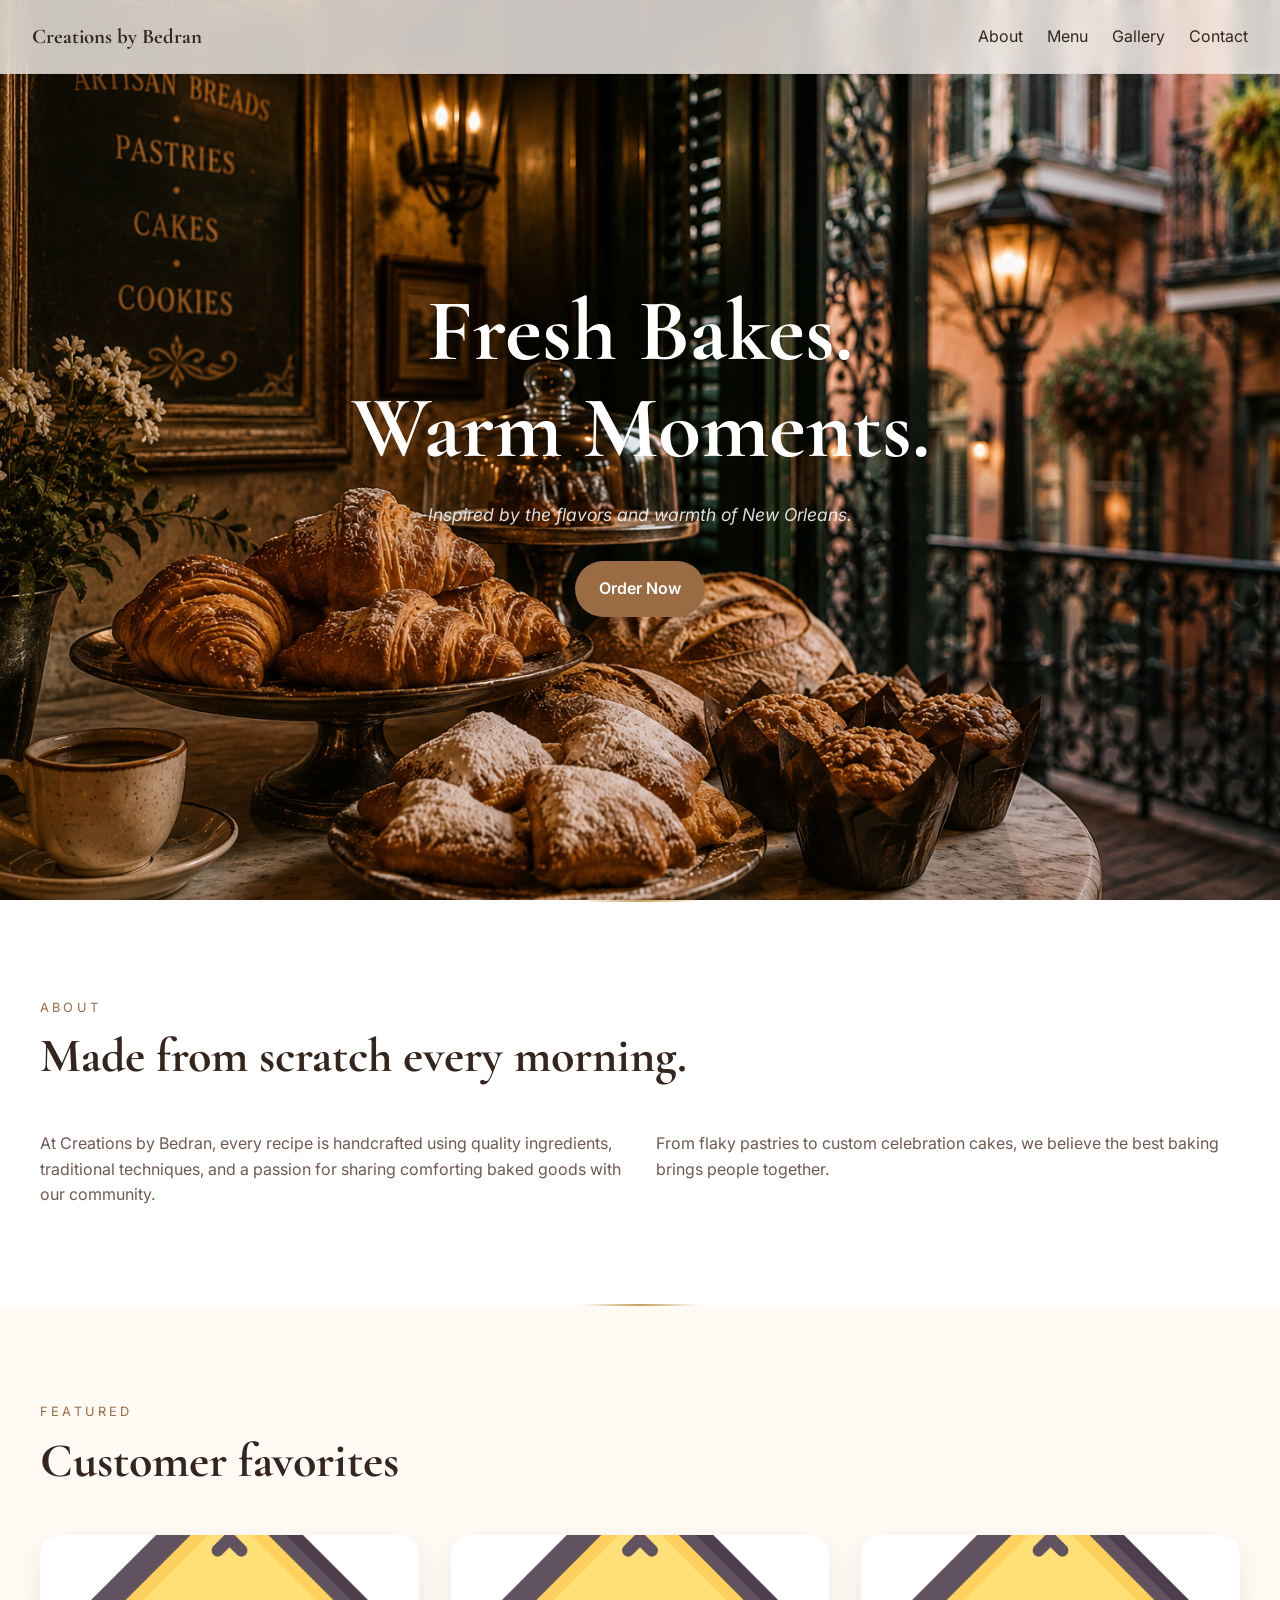
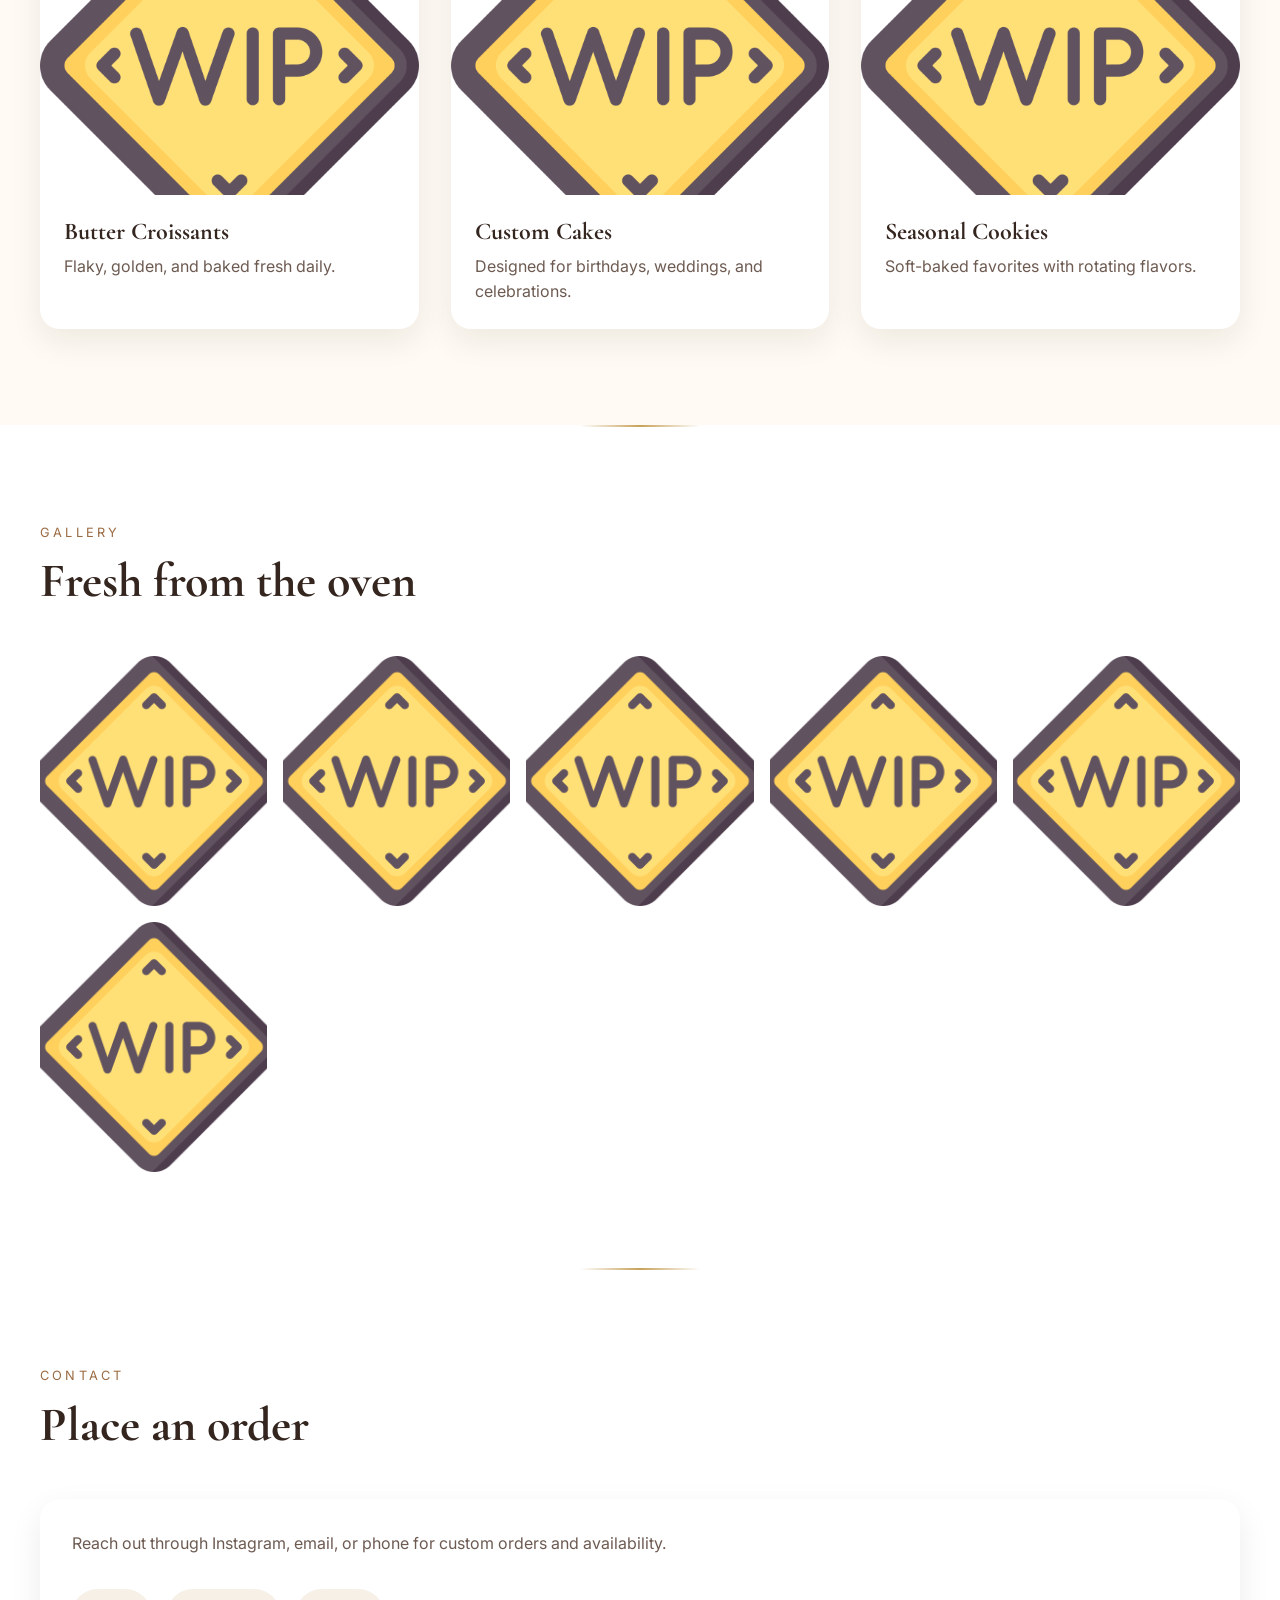
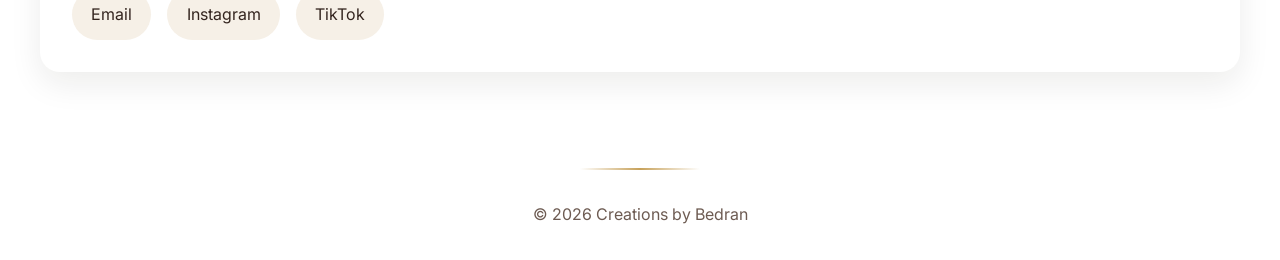
<file: index.html>
<!DOCTYPE html>
<html lang="en">
<head>
  <meta charset="UTF-8" />
  <meta name="viewport" content="width=device-width, initial-scale=1.0" />

  <title>Creations by Bedran</title>

  <!-- Google Fonts -->
  <link rel="preconnect" href="https://fonts.googleapis.com">
  <link rel="preconnect" href="https://fonts.gstatic.com" crossorigin>

  <link href="https://fonts.googleapis.com/css2?family=Cormorant+Garamond:wght@500;600;700&family=Inter:wght@400;500;600&display=swap" rel="stylesheet">

  <link rel="stylesheet" href="styles.css">
</head>

<body>

  <nav class="navbar">
    <div class="logo">Creations by Bedran</div>

    <div class="nav-links">
      <a href="#about">About</a>
      <a href="#featured">Menu</a>
      <a href="#gallery">Gallery</a>
      <a href="#contact">Contact</a>
    </div>
  </nav>

  <header class="hero">
    <div class="hero-overlay"></div>

    <img
      class="hero-image"
      src="images/hero.png"
      alt="Fresh baked pastries"
    >

    <div class="hero-content">
      <h1>Fresh Bakes.<br>Warm Moments.</h1>

      <p class="signature">
  Inspired by the flavors and warmth of New Orleans.
	  </p>

      <a class="hero-button" href="#contact">
        Order Now
      </a>
    </div>
  </header>
  
  <div class="divider"></div>

  <section id="about" class="section">
    <div class="section-header">
      <p class="eyebrow">ABOUT</p>
      <h2>Made from scratch every morning.</h2>
    </div>

    <div class="about-grid">
      <p>
        At Creations by Bedran, every recipe is handcrafted using quality ingredients,
        traditional techniques, and a passion for sharing comforting baked goods
        with our community.
      </p>

      <p>
        From flaky pastries to custom celebration cakes, we believe the best baking
        brings people together.
      </p>
    </div>
  </section>
  
  <div class="divider"></div>

  <section id="featured" class="section alt-section">
    <div class="section-header">
      <p class="eyebrow">FEATURED</p>
      <h2>Customer favorites</h2>
    </div>

    <div class="card-grid">

      <div class="card">
        <img src="images/temp.png" alt="Croissants">

        <div class="card-content">
          <h3>Butter Croissants</h3>
          <p>Flaky, golden, and baked fresh daily.</p>
        </div>
      </div>

      <div class="card">
        <img src="images/temp.png" alt="Custom cake">

        <div class="card-content">
          <h3>Custom Cakes</h3>
          <p>Designed for birthdays, weddings, and celebrations.</p>
        </div>
      </div>

      <div class="card">
        <img src="images/temp.png" alt="Cookies">

        <div class="card-content">
          <h3>Seasonal Cookies</h3>
          <p>Soft-baked favorites with rotating flavors.</p>
        </div>
      </div>

    </div>
  </section>
  
  <div class="divider"></div>

  <section id="gallery" class="section">
    <div class="section-header">
      <p class="eyebrow">GALLERY</p>
      <h2>Fresh from the oven</h2>
    </div>

    <div class="gallery-grid">
      <img src="images/temp.png" alt="">
      <img src="images/temp.png" alt="">
      <img src="images/temp.png" alt="">
      <img src="images/temp.png" alt="">
      <img src="images/temp.png" alt="">
      <img src="images/temp.png" alt="">
    </div>
  </section>
  
  <div class="divider"></div>

  <section id="contact" class="section contact-section">
    <div class="section-header">
      <p class="eyebrow">CONTACT</p>
      <h2>Place an order</h2>
    </div>

    <div class="contact-card">

      <p>
        Reach out through Instagram, email, or phone for custom orders and availability.
      </p>

      <div class="contact-links">
        <a href="mailto:hello@sweetcrumbbakery.com">
          Email
        </a>

        <a href="https://instagram.com" target="_blank">
          Instagram
        </a>

        <a href="https://tiktok.com/" target="_blank">
          TikTok
        </a>
      </div>

    </div>
  </section>
  
  <div class="divider"></div>

  <footer class="footer">
    <p>© 2026 Creations by Bedran</p>
  </footer>

</body>
</html>
</file>
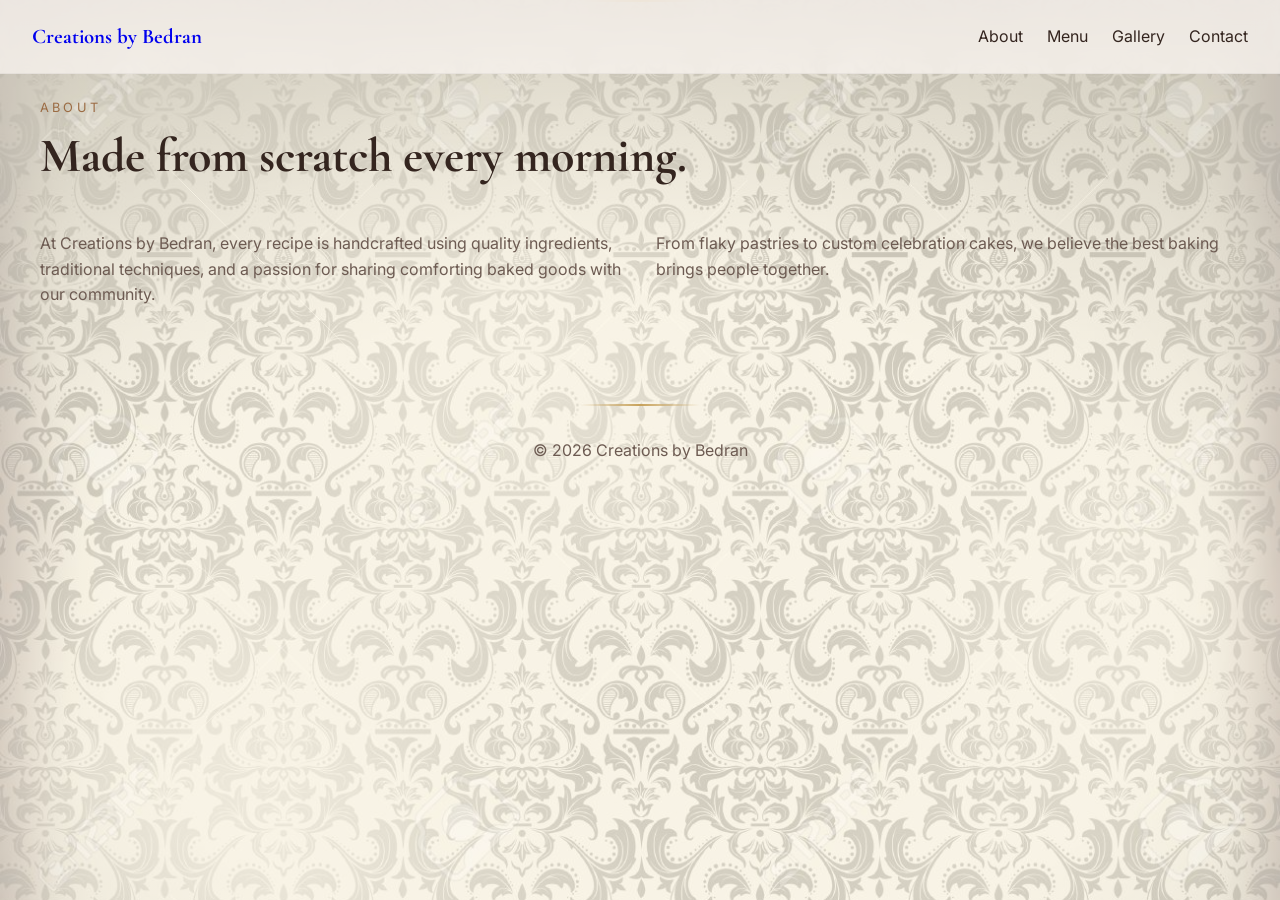
<file: pages/about.html>
<!DOCTYPE html>
<html lang="en">
<head>
  <meta charset="UTF-8" />
  <meta name="viewport" content="width=device-width, initial-scale=1.0" />

  <title>Creations by Bedran</title>

  <!-- Google Fonts -->
  <link rel="preconnect" href="https://fonts.googleapis.com">
  <link rel="preconnect" href="https://fonts.gstatic.com" crossorigin>

  <link href="https://fonts.googleapis.com/css2?family=Cormorant+Garamond:wght@500;600;700&family=Inter:wght@400;500;600&display=swap" rel="stylesheet">

  <link rel="stylesheet" href="../styles.css">
</head>

<body>

  <nav class="navbar">
    <div class="logo"><a href="../index.html">Creations by Bedran</a></div>

    <div class="nav-links">
      <a href="about.html">About</a>
      <a href="menu.html">Menu</a>
      <a href="gallery.html">Gallery</a>
      <a href="contact.html">Contact</a>
    </div>
  </nav>
  
  <div class="divider"></div>

  <section id="about" class="section">
    <div class="section-header">
      <p class="eyebrow">ABOUT</p>
      <h2>Made from scratch every morning.</h2>
    </div>

    <div class="about-grid">
      <p>
        At Creations by Bedran, every recipe is handcrafted using quality ingredients,
        traditional techniques, and a passion for sharing comforting baked goods
        with our community.
      </p>

      <p>
        From flaky pastries to custom celebration cakes, we believe the best baking
        brings people together.
      </p>
    </div>
  </section>
  
  <div class="divider"></div>

  <footer class="footer">
    <p>© 2026 Creations by Bedran</p>
  </footer>

</body>
</html>
</file>
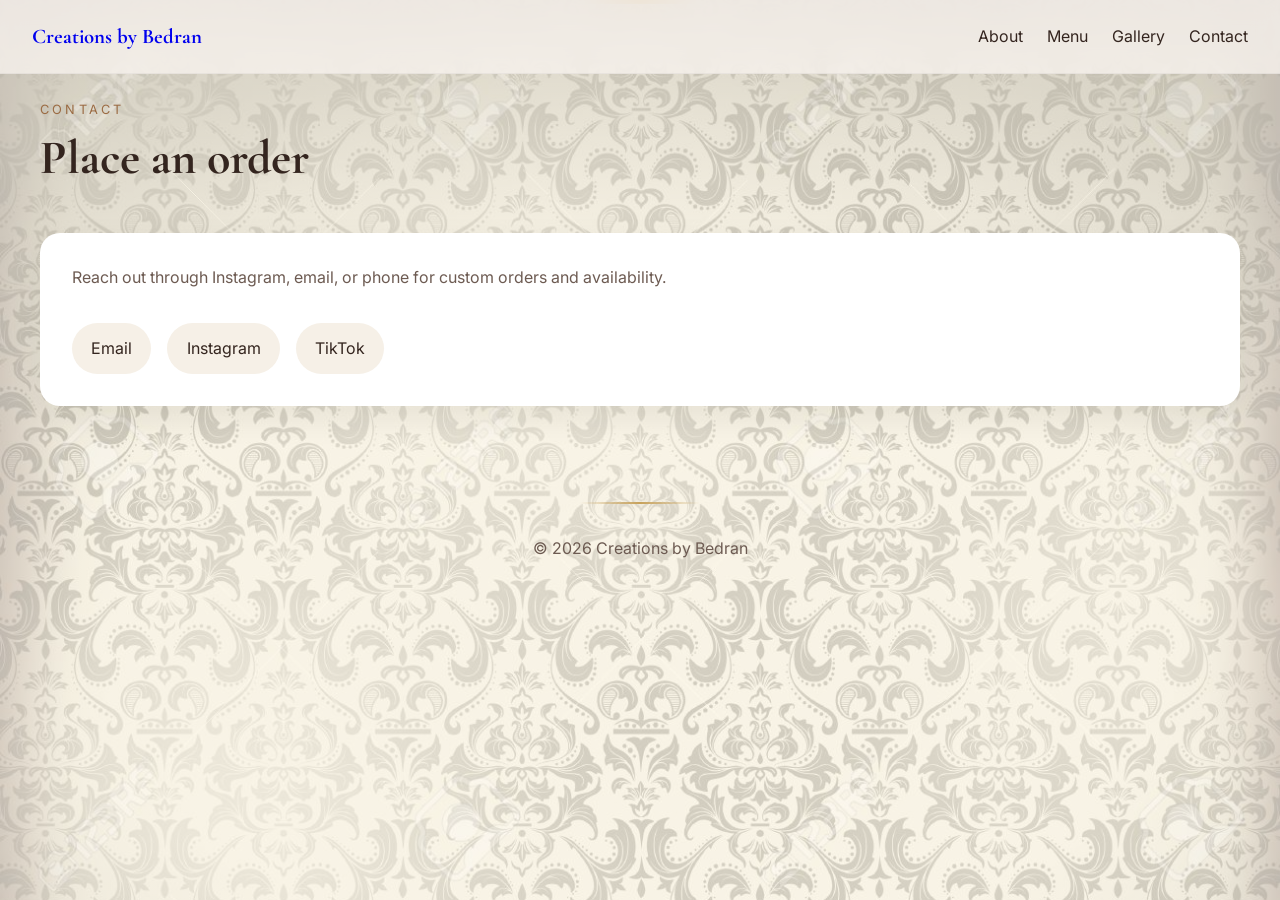
<file: pages/contact.html>
<!DOCTYPE html>
<html lang="en">
<head>
  <meta charset="UTF-8" />
  <meta name="viewport" content="width=device-width, initial-scale=1.0" />

  <title>Creations by Bedran</title>

  <!-- Google Fonts -->
  <link rel="preconnect" href="https://fonts.googleapis.com">
  <link rel="preconnect" href="https://fonts.gstatic.com" crossorigin>

  <link href="https://fonts.googleapis.com/css2?family=Cormorant+Garamond:wght@500;600;700&family=Inter:wght@400;500;600&display=swap" rel="stylesheet">

  <link rel="stylesheet" href="../styles.css">
</head>

<body>

  <nav class="navbar">
    <div class="logo"><a href="../index.html">Creations by Bedran</a></div>

    <div class="nav-links">
      <a href="about.html">About</a>
      <a href="menu.html">Menu</a>
      <a href="gallery.html">Gallery</a>
      <a href="contact.html">Contact</a>
    </div>
  </nav>

  <!-- <header class="hero">
    <div class="hero-overlay"></div>

    <img
      class="hero-image"
      src="images/hero.png"
      alt="Fresh baked pastries"
    >

    <div class="hero-content">
      <h1>Fresh Bakes.<br>Warm Moments.</h1>

      <p class="signature">
  Inspired by the flavors and warmth of New Orleans.
	  </p>

      <a class="hero-button" href="#contact">
        Order Now
      </a>
    </div>
  </header> -->
  
  <div class="divider"></div>

  <!-- <section id="about" class="section">
    <div class="section-header">
      <p class="eyebrow">ABOUT</p>
      <h2>Made from scratch every morning.</h2>
    </div>

    <div class="about-grid">
      <p>
        At Creations by Bedran, every recipe is handcrafted using quality ingredients,
        traditional techniques, and a passion for sharing comforting baked goods
        with our community.
      </p>

      <p>
        From flaky pastries to custom celebration cakes, we believe the best baking
        brings people together.
      </p>
    </div>
  </section> -->
  
  <!-- <div class="divider"></div>

  <section id="featured" class="section alt-section">
    <div class="section-header">
      <p class="eyebrow">FEATURED</p>
      <h2>Customer favorites</h2>
    </div>

    <div class="card-grid">

      <div class="card">
        <img src="images/temp.png" alt="Croissants">

        <div class="card-content">
          <h3>Butter Croissants</h3>
          <p>Flaky, golden, and baked fresh daily.</p>
        </div>
      </div>

      <div class="card">
        <img src="images/temp.png" alt="Custom cake">

        <div class="card-content">
          <h3>Custom Cakes</h3>
          <p>Designed for birthdays, weddings, and celebrations.</p>
        </div>
      </div>

      <div class="card">
        <img src="images/temp.png" alt="Cookies">

        <div class="card-content">
          <h3>Seasonal Cookies</h3>
          <p>Soft-baked favorites with rotating flavors.</p>
        </div>
      </div>

    </div>
  </section>
  
  <div class="divider"></div>

  <section id="gallery" class="section">
    <div class="section-header">
      <p class="eyebrow">GALLERY</p>
      <h2>Fresh from the oven</h2>
    </div>

    <div class="gallery-grid">
      <img src="images/temp.png" alt="">
      <img src="images/temp.png" alt="">
      <img src="images/temp.png" alt="">
      <img src="images/temp.png" alt="">
      <img src="images/temp.png" alt="">
      <img src="images/temp.png" alt="">
    </div>
  </section> -->
  
  <div class="divider"></div>

  <section id="contact" class="section contact-section">
    <div class="section-header">
      <p class="eyebrow">CONTACT</p>
      <h2>Place an order</h2>
    </div>

    <div class="contact-card">

      <p>
        Reach out through Instagram, email, or phone for custom orders and availability.
      </p>

      <div class="contact-links">
        <a href="mailto:hello@sweetcrumbbakery.com">
          Email
        </a>

        <a href="https://instagram.com" target="_blank">
          Instagram
        </a>

        <a href="https://tiktok.com/" target="_blank">
          TikTok
        </a>
      </div>

    </div>
  </section>
  
  <div class="divider"></div>

  <footer class="footer">
    <p>© 2026 Creations by Bedran</p>
  </footer>

</body>
</html>
</file>
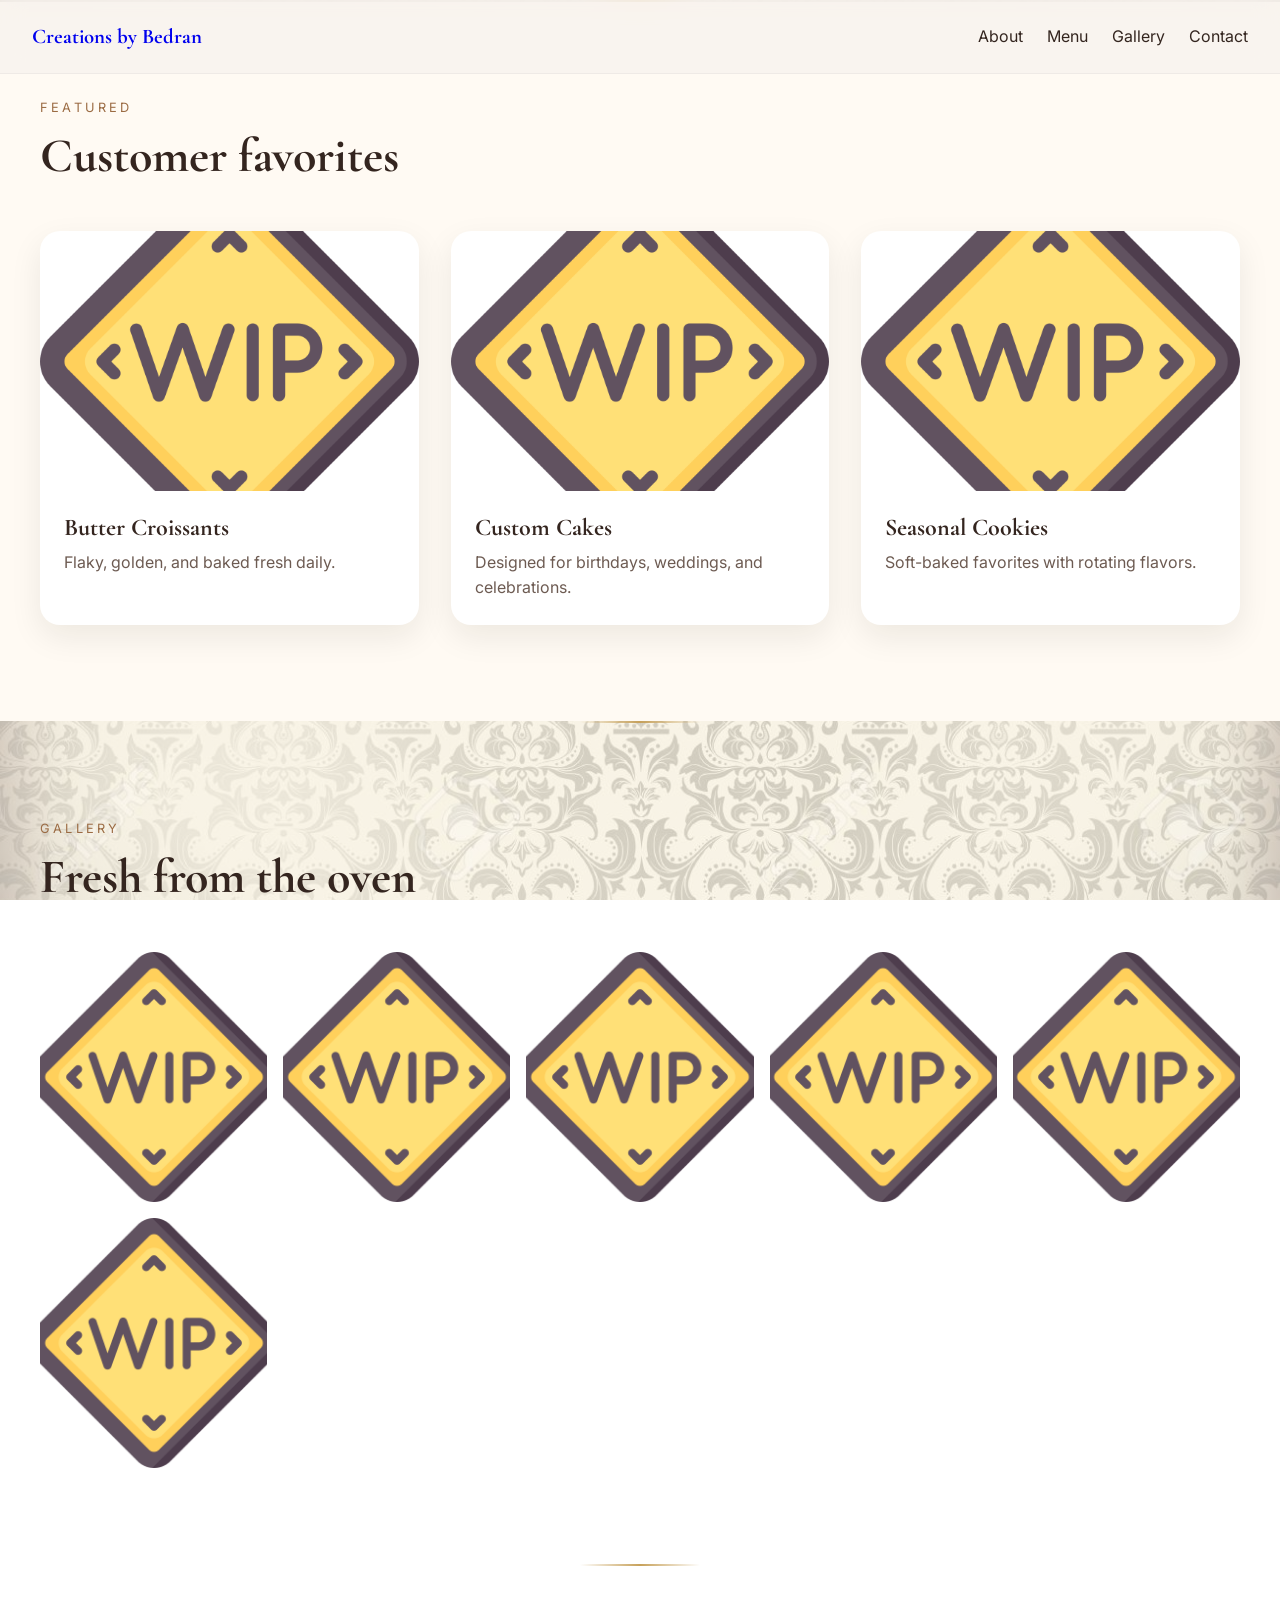
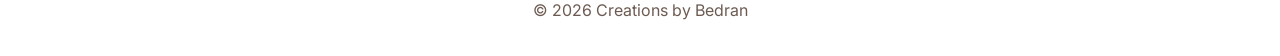
<file: pages/gallery.html>
<!DOCTYPE html>
<html lang="en">
<head>
  <meta charset="UTF-8" />
  <meta name="viewport" content="width=device-width, initial-scale=1.0" />

  <title>Creations by Bedran</title>

  <!-- Google Fonts -->
  <link rel="preconnect" href="https://fonts.googleapis.com">
  <link rel="preconnect" href="https://fonts.gstatic.com" crossorigin>

  <link href="https://fonts.googleapis.com/css2?family=Cormorant+Garamond:wght@500;600;700&family=Inter:wght@400;500;600&display=swap" rel="stylesheet">

  <link rel="stylesheet" href="../styles.css">
</head>

<body>

  <nav class="navbar">
    <div class="logo"><a href="../index.html">Creations by Bedran</a></div>

    <div class="nav-links">
      <a href="about.html">About</a>
      <a href="menu.html">Menu</a>
      <a href="gallery.html">Gallery</a>
      <a href="contact.html">Contact</a>
    </div>
  </nav>
  
  <div class="divider"></div>

  <section id="featured" class="section alt-section">
    <div class="section-header">
      <p class="eyebrow">FEATURED</p>
      <h2>Customer favorites</h2>
    </div>

    <div class="card-grid">

      <div class="card">
        <img src="../images/temp.png" alt="Croissants">

        <div class="card-content">
          <h3>Butter Croissants</h3>
          <p>Flaky, golden, and baked fresh daily.</p>
        </div>
      </div>

      <div class="card">
        <img src="../images/temp.png" alt="Custom cake">

        <div class="card-content">
          <h3>Custom Cakes</h3>
          <p>Designed for birthdays, weddings, and celebrations.</p>
        </div>
      </div>

      <div class="card">
        <img src="../images/temp.png" alt="Cookies">

        <div class="card-content">
          <h3>Seasonal Cookies</h3>
          <p>Soft-baked favorites with rotating flavors.</p>
        </div>
      </div>

    </div>
  </section>
  
  <div class="divider"></div>

  <section id="gallery" class="section">
    <div class="section-header">
      <p class="eyebrow">GALLERY</p>
      <h2>Fresh from the oven</h2>
    </div>

    <div class="gallery-grid">
      <img src="../images/temp.png" alt="">
      <img src="../images/temp.png" alt="">
      <img src="../images/temp.png" alt="">
      <img src="../images/temp.png" alt="">
      <img src="../images/temp.png" alt="">
      <img src="../images/temp.png" alt="">
    </div>
  </section>
  
  <div class="divider"></div>

  <footer class="footer">
    <p>© 2026 Creations by Bedran</p>
  </footer>

</body>
</html>
</file>
<file: styles.css>
:root {
  --bg: #f6f0e7;
  --surface: #fffaf3;

  --text: #34251f;
  --muted: #6d5b52;

  --accent: #9b6b43;
  --accent-dark: #7c5433;

  --secondary: #2f5d50;
  --gold: #c7a15a;

  --border: #e8dccf;

  --shadow:
    0 12px 32px rgba(30, 20, 10, 0.08);

  --radius: 20px;

  --max-width: 1200px;
}

* {
  margin: 0;
  padding: 0;
  box-sizing: border-box;
}

html {
  scroll-behavior: smooth;
}

body {
  background: var(--bg);
  color: var(--text);

  font-family: "Inter", sans-serif;
  line-height: 1.6;
  
  background:
  linear-gradient(
    rgba(255,255,255,0.65),
    rgba(255,255,255,0.65)
  ),
  url("images/paper-texture.jpg");

background-size: cover;
background-attachment: fixed;
}

img {
  display: block;
  width: 100%;
}

a {
  text-decoration: none;
}

.section {
  width: min(100% - 2rem, var(--max-width));
  margin-inline: auto;
  padding: 6rem 0;
}

.alt-section {
  background: var(--surface);
  width: 100%;
  padding-inline: 1rem;
}

.alt-section .section-header,
.alt-section .card-grid {
  width: min(100%, var(--max-width));
  margin-inline: auto;
}

.section-header {
  margin-bottom: 3rem;
}

.eyebrow {
  letter-spacing: 0.2rem;
  font-size: 0.8rem;
  color: var(--accent);
  margin-bottom: 0.75rem;
}

h1,
h2,
h3 {
  font-family: "Cormorant Garamond", serif;
  line-height: 1.1;
}

h1 {
  font-size: clamp(3rem, 8vw, 5.5rem);
}

h2 {
  font-size: clamp(2rem, 5vw, 3rem);
}

h3 {
  font-size: 1.5rem;
}

p {
  color: var(--muted);
}

/* NAVBAR */

.navbar {
  position: fixed;
  top: 0;

  width: 100%;
  z-index: 100;

  display: flex;
  justify-content: space-between;
  align-items: center;

  padding: 1.25rem 2rem;

  backdrop-filter: blur(12px);
  background: rgba(248, 243, 238, 0.8);

  border-bottom: 1px solid rgba(0,0,0,0.04);
}

.logo {
  font-family: "Cormorant Garamond", serif;
  font-size: 1.3rem;
  font-weight: 700;
}

.nav-links {
  display: flex;
  gap: 1.5rem;
}

.nav-links a {
  color: var(--text);
  transition: opacity 0.2s ease;
}

.nav-links a:hover {
  color: var(--secondary);
}

.nav-links a {
  position: relative;
}

.nav-links a::after {
  content: "";

  position: absolute;
  left: 0;
  bottom: -4px;

  width: 0%;
  height: 1px;

  background: var(--gold);

  transition: width 0.25s ease;
}

.nav-links a:hover::after {
  width: 100%;
}

/* HERO */

.hero {
  position: relative;
  min-height: 100vh;

  display: grid;
  place-items: center;

  overflow: hidden;
}

.signature {
  font-style: italic;
  color: rgba(255,255,255,0.78);

  margin-top: -0.5rem;
}

.hero-image {
  position: absolute;
  inset: 0;

  width: 100%;
  height: 100%;

  object-fit: cover;
}

.hero-overlay {
  position: absolute;
  inset: 0;

  background:
    linear-gradient(
      to bottom,
      rgba(0,0,0,0.35),
      rgba(0,0,0,0.45)
    );
}

.hero-content {
  position: relative;
  z-index: 1;

  text-align: center;
  color: white;

  width: min(90%, 700px);
}

.hero-content p {
  color: rgba(255,255,255,0.85);

  font-size: 1.1rem;

  margin:
    1.5rem auto
    2rem;
}

.hero-button {
  display: inline-block;

  padding:
    0.95rem
    1.5rem;

  border-radius: 999px;

  background: var(--accent);
  color: white;

  font-weight: 600;

  transition:
    transform 0.2s ease,
    background 0.2s ease;
}

.hero-button:hover {
  transform: translateY(-2px);
  background: var(--accent-dark);
}

.divider {
  width: 120px;
  height: 2px;

  margin: 0 auto;

  background:
    linear-gradient(
      to right,
      transparent,
      var(--gold),
      transparent
    );
}

/* ABOUT */

.about-grid {
  display: grid;
  gap: 2rem;

  grid-template-columns:
    repeat(auto-fit, minmax(280px, 1fr));
}

/* CARDS */

.card-grid {
  display: grid;
  gap: 2rem;

  grid-template-columns:
    repeat(auto-fit, minmax(260px, 1fr));
}

.card {
  background: white;

  border-radius: var(--radius);

  overflow: hidden;

  box-shadow: var(--shadow);
}

.card img {
  height: 260px;
  object-fit: cover;
}

.card-content {
  padding: 1.5rem;
}

.card-content p {
  margin-top: 0.5rem;
}

/* GALLERY */

.gallery-grid {
  display: grid;
  gap: 1rem;

  grid-template-columns:
    repeat(auto-fit, minmax(220px, 1fr));
}

.gallery-grid img {
  height: 250px;

  object-fit: cover;

  border-radius: var(--radius);

  transition:
    transform 0.25s ease,
    opacity 0.25s ease;
}

.gallery-grid img:hover {
  transform: scale(1.02);
  opacity: 0.92;
}

/* CONTACT */

.contact-card {
  background: white;

  padding: 2rem;

  border-radius: var(--radius);

  box-shadow: var(--shadow);
}

.contact-links {
  display: flex;
  flex-wrap: wrap;
  gap: 1rem;

  margin-top: 2rem;
}

.contact-links a {
  padding:
    0.8rem
    1.2rem;

  border-radius: 999px;

  background: var(--bg);

  color: var(--text);

  transition:
    background 0.2s ease,
    transform 0.2s ease;
}

.contact-links a:hover {
  background: var(--border);
  transform: translateY(-2px);
}

/* FOOTER */

.footer {
  padding: 2rem;

  text-align: center;

  color: var(--muted);
}

/* MOBILE */

@media (max-width: 700px) {

  .navbar {
    flex-direction: column;
    gap: 1rem;
  }

  .nav-links {
    gap: 1rem;
    flex-wrap: wrap;
    justify-content: center;
  }

  .hero-content p {
    font-size: 1rem;
  }

}
</file>
